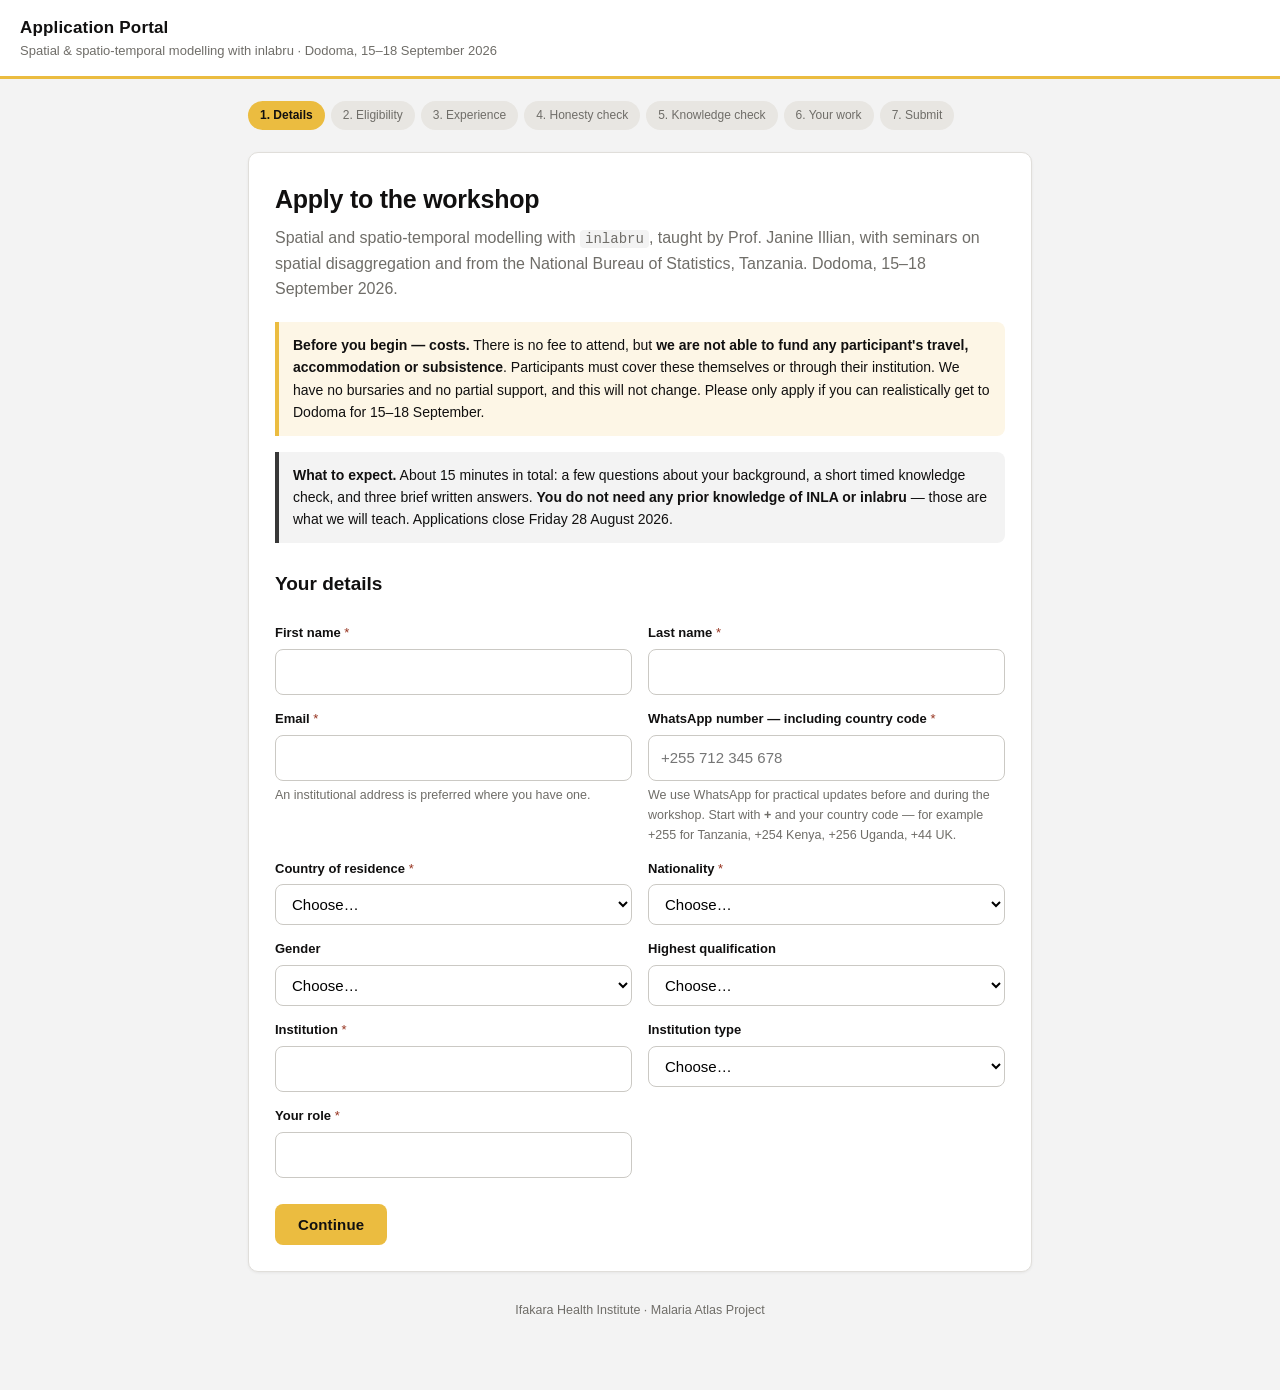
<file: Apply — Application Portal.html>
<!DOCTYPE html>
<!-- saved from url=(0172)file:///C:/Users/samzy/AppData/Local/Packages/5319275A.51895FA4EA97F_cv1g1gvanyjgm/LocalState/sessions/9C9597C2792FA867A6AE18FA9551A8BC751292B4/transfers/2026-33/apply.html -->
<html lang="en"><head><meta http-equiv="Content-Type" content="text/html; charset=UTF-8">

<meta name="viewport" content="width=device-width, initial-scale=1">
<title>Apply — Application Portal</title>
<link rel="preconnect" href="https://fonts.googleapis.com/">
<link rel="preconnect" href="https://fonts.gstatic.com/" crossorigin="">
<link href="./Apply — Application Portal_files/css2" rel="stylesheet">
<style>
/* Malaria Atlas Project style tile
   Primary palette: #EBBC40 gold · #111010 black · #383838 charcoal
                    #9E9C97 warm grey · #F3F3F3 light grey
   Heading font: Lato · Body font: Nunito Sans
   Note: #9E9C97 fails contrast for body text, so it is used only for rules, borders
   and dividers; muted text uses a darker tint of the same warm hue. Semantic
   green/amber/red are outside the tile but required for correct/incorrect states. */
:root{
  --gold:#EBBC40; --gold-dk:#c99c26; --gold-tint:#fdf6e6;
  --black:#111010; --charcoal:#383838; --warm:#9E9C97; --light:#F3F3F3;
  --navy:#111010; --navy2:#383838;            /* legacy names kept for brevity */
  --ink:#111010; --grey:#6f6d68;
  --line:#e0deda; --bg:#F3F3F3;
  --ok:#2f6b3f; --warn:#9a6b12; --bad:#96331f;
  --head:"Lato",-apple-system,BlinkMacSystemFont,"Segoe UI",Arial,sans-serif;
  --body:"Nunito Sans",-apple-system,BlinkMacSystemFont,"Segoe UI",Arial,sans-serif;
  --radius:10px;
}
*{box-sizing:border-box}
body{margin:0;font:16px/1.6 var(--body);color:var(--ink);background:var(--bg)}
header{background:#fff;border-bottom:3px solid var(--gold);padding:14px 20px;
  display:flex;align-items:center;gap:14px;position:sticky;top:0;z-index:10}
header .brand{font-family:var(--head);font-weight:700;color:var(--black);font-size:17px;
  letter-spacing:.01em}
header .sub{color:var(--grey);font-size:13px}
.wrap{max-width:820px;margin:0 auto;padding:22px 18px 70px}
.card{background:#fff;border:1px solid var(--line);border-radius:var(--radius);
  padding:26px;box-shadow:0 1px 3px rgba(17,16,16,.06)}
h1{font-family:var(--head);font-size:25px;margin:0 0 6px;color:var(--black);letter-spacing:-.01em}
h2{font-family:var(--head);font-size:19px;margin:26px 0 10px;color:var(--black)}
p.lead{color:var(--grey);margin:0 0 20px}
.steps{display:flex;gap:6px;flex-wrap:wrap;margin:0 0 22px;padding:0;list-style:none}
.steps li{font-size:12px;color:var(--grey);background:#e8e6e2;border-radius:20px;
  padding:5px 12px;white-space:nowrap}
.steps li.on{background:var(--gold);color:var(--black);font-weight:700}
.steps li.done{background:var(--charcoal);color:#fff}
label{display:block;font-family:var(--head);font-size:13px;font-weight:700;margin:14px 0 5px}
label .req{color:var(--bad);font-weight:400}
input[type=text],input[type=email],input[type=tel],select,textarea{
  width:100%;padding:10px 12px;border:1px solid #cbc9c4;border-radius:8px;
  font:inherit;font-size:15px;background:#fff}
input:focus,select:focus,textarea:focus{outline:none;border-color:var(--gold);
  box-shadow:0 0 0 3px rgba(235,188,64,.28)}
textarea{min-height:92px;resize:vertical}
.hint{font-size:12.5px;color:var(--grey);margin:4px 0 0}
.grid2{display:grid;grid-template-columns:1fr 1fr;gap:0 16px}
@media(max-width:620px){.grid2{grid-template-columns:1fr}}
button{font-family:var(--head);font-weight:700;cursor:pointer;border-radius:8px;
  border:1px solid transparent;padding:11px 22px;font-size:15px;letter-spacing:.01em}
.btn{background:var(--gold);color:var(--black)}
.btn:hover{background:var(--gold-dk)}
.btn[disabled]{background:#ded9cd;color:#8a8781;cursor:not-allowed}
.btn-ghost{background:#fff;color:var(--black);border-color:#cbc9c4}
.btn-ghost:hover{background:var(--light)}
.actions{margin-top:26px;display:flex;gap:10px;align-items:center;flex-wrap:wrap}
.note{background:var(--light);border-left:4px solid var(--charcoal);padding:12px 14px;
  border-radius:0 8px 8px 0;font-size:14px;margin:16px 0}
.warnbox{background:var(--gold-tint);border-left:4px solid var(--gold);padding:12px 14px;
  border-radius:0 8px 8px 0;font-size:14px;margin:16px 0}
.err{color:var(--bad);font-size:13.5px;margin-top:12px;font-weight:600}
ul.tight{margin:8px 0 0;padding-left:20px;font-size:14.5px}
ul.tight li{margin:5px 0}
/* quiz */
.qmeta{display:flex;justify-content:space-between;align-items:center;font-size:13px;
  color:var(--grey);margin-bottom:8px}
.bar{height:6px;background:#e0deda;border-radius:4px;overflow:hidden;margin-bottom:22px}
.bar>i{display:block;height:100%;background:var(--gold);width:100%;
  transition:width .95s linear}
.bar.low>i{background:var(--gold-dk)}
.bar.crit>i{background:var(--bad)}
.qstem{font-family:var(--head);font-size:17.5px;font-weight:700;margin:0 0 14px;line-height:1.45}
pre.code{background:var(--light);border:1px solid var(--line);border-left:3px solid var(--gold);
  border-radius:8px;padding:12px 14px;
  font:14px/1.5 ui-monospace,Consolas,Menlo,monospace;overflow-x:auto;margin:0 0 16px}
.opt{display:block;border:1px solid #cbc9c4;border-radius:8px;padding:12px 14px;
  margin-bottom:9px;cursor:pointer;background:#fff;font-size:15px;transition:.12s}
.opt:hover{border-color:var(--gold);background:#fffdf7}
.opt input{margin-right:10px;accent-color:var(--charcoal)}
.opt.sel{border-color:var(--gold);background:var(--gold-tint);
  box-shadow:0 0 0 1px var(--gold) inset}
/* grid table */
table.claim{width:100%;border-collapse:collapse;font-size:14.5px;margin-top:10px}
table.claim th{background:var(--black);color:#fff;font-family:var(--head);font-weight:700;
  padding:9px 8px;font-size:12.5px;text-align:center}
table.claim th:first-child{text-align:left}
table.claim td{border-bottom:1px solid var(--line);padding:8px;text-align:center}
table.claim td:first-child{text-align:left;font-family:ui-monospace,Consolas,monospace;font-size:14px}
table.claim tr:nth-child(even) td{background:var(--light)}
table.claim input{accent-color:var(--charcoal)}
.done-box{text-align:center;padding:20px 0}
.big{font-family:var(--head);font-size:44px;font-weight:700;color:var(--black);margin:10px 0}
code.inline{font-family:ui-monospace,Consolas,monospace;background:var(--light);
  padding:1px 5px;border-radius:4px;font-size:14px}
.foot{margin-top:28px;font-size:12.5px;color:var(--grey);text-align:center}
</style>
</head>
<body>
<header>
  <div>
    <div class="brand">Application Portal</div>
    <div class="sub">Spatial &amp; spatio-temporal modelling with inlabru · Dodoma, 15–18 September 2026</div>
  </div>
</header>

<div class="wrap">
  <ul class="steps" id="steps"><li class="on">1. Details</li><li class="">2. Eligibility</li><li class="">3. Experience</li><li class="">4. Honesty check</li><li class="">5. Knowledge check</li><li class="">6. Your work</li><li class="">7. Submit</li></ul>
  <div class="card" id="stage">
  <h1>Apply to the workshop</h1>
  <p class="lead">Spatial and spatio-temporal modelling with <code class="inline">inlabru</code>,
  taught by Prof. Janine Illian, with seminars on spatial disaggregation and from the
  National Bureau of Statistics, Tanzania. Dodoma, 15–18 September 2026.</p>

  <div class="warnbox"><strong>Before you begin — costs.</strong> There is no fee to attend,
  but <strong>we are not able to fund any participant's travel, accommodation or subsistence</strong>.
  Participants must cover these themselves or through their institution. We have no bursaries
  and no partial support, and this will not change. Please only apply if you can realistically
  get to Dodoma for 15–18 September.</div>

  <div class="note"><strong>What to expect.</strong> About 15 minutes in total: a few
  questions about your background, a short timed knowledge check, and three brief written
  answers. <strong>You do not need any prior knowledge of INLA or inlabru</strong> — those are
  what we will teach. Applications close Friday 28 August 2026.</div>

  <h2>Your details</h2>
  <div class="grid2">
    <div><label>First name <span class="req">*</span></label><input type="text" id="d_first"></div>
    <div><label>Last name <span class="req">*</span></label><input type="text" id="d_last"></div>
    <div><label>Email <span class="req">*</span></label><input type="email" id="d_email">
      <p class="hint">An institutional address is preferred where you have one.</p></div>
    <div><label>WhatsApp number — including country code <span class="req">*</span></label>
      <input type="tel" id="d_phone" placeholder="+255 712 345 678">
      <p class="hint">We use WhatsApp for practical updates before and during the workshop.
      Start with <strong>+</strong> and your country code — for example +255 for Tanzania,
      +254 Kenya, +256 Uganda, +44 UK.</p></div>
    <div><label>Country of residence <span class="req">*</span></label>
      <select id="d_country"><option value="">Choose…</option><optgroup label="Tanzania and the region"><option value="Tanzania">Tanzania</option><option value="Kenya">Kenya</option><option value="Uganda">Uganda</option><option value="Rwanda">Rwanda</option><option value="Burundi">Burundi</option><option value="Zambia">Zambia</option><option value="Malawi">Malawi</option><option value="Mozambique">Mozambique</option><option value="Democratic Republic of the Congo">Democratic Republic of the Congo</option><option value="Ethiopia">Ethiopia</option><option value="South Sudan">South Sudan</option><option value="Somalia">Somalia</option></optgroup><optgroup label="All countries"><option value="Afghanistan">Afghanistan</option><option value="Albania">Albania</option><option value="Algeria">Algeria</option><option value="Andorra">Andorra</option><option value="Angola">Angola</option><option value="Antigua and Barbuda">Antigua and Barbuda</option><option value="Argentina">Argentina</option><option value="Armenia">Armenia</option><option value="Australia">Australia</option><option value="Austria">Austria</option><option value="Azerbaijan">Azerbaijan</option><option value="Bahamas">Bahamas</option><option value="Bahrain">Bahrain</option><option value="Bangladesh">Bangladesh</option><option value="Barbados">Barbados</option><option value="Belarus">Belarus</option><option value="Belgium">Belgium</option><option value="Belize">Belize</option><option value="Benin">Benin</option><option value="Bhutan">Bhutan</option><option value="Bolivia">Bolivia</option><option value="Bosnia and Herzegovina">Bosnia and Herzegovina</option><option value="Botswana">Botswana</option><option value="Brazil">Brazil</option><option value="Brunei">Brunei</option><option value="Bulgaria">Bulgaria</option><option value="Burkina Faso">Burkina Faso</option><option value="Burundi">Burundi</option><option value="Cabo Verde">Cabo Verde</option><option value="Cambodia">Cambodia</option><option value="Cameroon">Cameroon</option><option value="Canada">Canada</option><option value="Central African Republic">Central African Republic</option><option value="Chad">Chad</option><option value="Chile">Chile</option><option value="China">China</option><option value="Colombia">Colombia</option><option value="Comoros">Comoros</option><option value="Congo (Republic of)">Congo (Republic of)</option><option value="Costa Rica">Costa Rica</option><option value="Côte d&#39;Ivoire">Côte d'Ivoire</option><option value="Croatia">Croatia</option><option value="Cuba">Cuba</option><option value="Cyprus">Cyprus</option><option value="Czechia">Czechia</option><option value="Democratic Republic of the Congo">Democratic Republic of the Congo</option><option value="Denmark">Denmark</option><option value="Djibouti">Djibouti</option><option value="Dominica">Dominica</option><option value="Dominican Republic">Dominican Republic</option><option value="Ecuador">Ecuador</option><option value="Egypt">Egypt</option><option value="El Salvador">El Salvador</option><option value="Equatorial Guinea">Equatorial Guinea</option><option value="Eritrea">Eritrea</option><option value="Estonia">Estonia</option><option value="Eswatini">Eswatini</option><option value="Ethiopia">Ethiopia</option><option value="Fiji">Fiji</option><option value="Finland">Finland</option><option value="France">France</option><option value="Gabon">Gabon</option><option value="Gambia">Gambia</option><option value="Georgia">Georgia</option><option value="Germany">Germany</option><option value="Ghana">Ghana</option><option value="Greece">Greece</option><option value="Grenada">Grenada</option><option value="Guatemala">Guatemala</option><option value="Guinea">Guinea</option><option value="Guinea-Bissau">Guinea-Bissau</option><option value="Guyana">Guyana</option><option value="Haiti">Haiti</option><option value="Honduras">Honduras</option><option value="Hungary">Hungary</option><option value="Iceland">Iceland</option><option value="India">India</option><option value="Indonesia">Indonesia</option><option value="Iran">Iran</option><option value="Iraq">Iraq</option><option value="Ireland">Ireland</option><option value="Israel">Israel</option><option value="Italy">Italy</option><option value="Jamaica">Jamaica</option><option value="Japan">Japan</option><option value="Jordan">Jordan</option><option value="Kazakhstan">Kazakhstan</option><option value="Kenya">Kenya</option><option value="Kiribati">Kiribati</option><option value="Kuwait">Kuwait</option><option value="Kyrgyzstan">Kyrgyzstan</option><option value="Laos">Laos</option><option value="Latvia">Latvia</option><option value="Lebanon">Lebanon</option><option value="Lesotho">Lesotho</option><option value="Liberia">Liberia</option><option value="Libya">Libya</option><option value="Liechtenstein">Liechtenstein</option><option value="Lithuania">Lithuania</option><option value="Luxembourg">Luxembourg</option><option value="Madagascar">Madagascar</option><option value="Malawi">Malawi</option><option value="Malaysia">Malaysia</option><option value="Maldives">Maldives</option><option value="Mali">Mali</option><option value="Malta">Malta</option><option value="Marshall Islands">Marshall Islands</option><option value="Mauritania">Mauritania</option><option value="Mauritius">Mauritius</option><option value="Mexico">Mexico</option><option value="Micronesia">Micronesia</option><option value="Moldova">Moldova</option><option value="Monaco">Monaco</option><option value="Mongolia">Mongolia</option><option value="Montenegro">Montenegro</option><option value="Morocco">Morocco</option><option value="Mozambique">Mozambique</option><option value="Myanmar">Myanmar</option><option value="Namibia">Namibia</option><option value="Nauru">Nauru</option><option value="Nepal">Nepal</option><option value="Netherlands">Netherlands</option><option value="New Zealand">New Zealand</option><option value="Nicaragua">Nicaragua</option><option value="Niger">Niger</option><option value="Nigeria">Nigeria</option><option value="North Korea">North Korea</option><option value="North Macedonia">North Macedonia</option><option value="Norway">Norway</option><option value="Oman">Oman</option><option value="Pakistan">Pakistan</option><option value="Palau">Palau</option><option value="Palestine">Palestine</option><option value="Panama">Panama</option><option value="Papua New Guinea">Papua New Guinea</option><option value="Paraguay">Paraguay</option><option value="Peru">Peru</option><option value="Philippines">Philippines</option><option value="Poland">Poland</option><option value="Portugal">Portugal</option><option value="Qatar">Qatar</option><option value="Romania">Romania</option><option value="Russia">Russia</option><option value="Rwanda">Rwanda</option><option value="Saint Kitts and Nevis">Saint Kitts and Nevis</option><option value="Saint Lucia">Saint Lucia</option><option value="Saint Vincent and the Grenadines">Saint Vincent and the Grenadines</option><option value="Samoa">Samoa</option><option value="San Marino">San Marino</option><option value="São Tomé and Príncipe">São Tomé and Príncipe</option><option value="Saudi Arabia">Saudi Arabia</option><option value="Senegal">Senegal</option><option value="Serbia">Serbia</option><option value="Seychelles">Seychelles</option><option value="Sierra Leone">Sierra Leone</option><option value="Singapore">Singapore</option><option value="Slovakia">Slovakia</option><option value="Slovenia">Slovenia</option><option value="Solomon Islands">Solomon Islands</option><option value="Somalia">Somalia</option><option value="South Africa">South Africa</option><option value="South Korea">South Korea</option><option value="South Sudan">South Sudan</option><option value="Spain">Spain</option><option value="Sri Lanka">Sri Lanka</option><option value="Sudan">Sudan</option><option value="Suriname">Suriname</option><option value="Sweden">Sweden</option><option value="Switzerland">Switzerland</option><option value="Syria">Syria</option><option value="Tajikistan">Tajikistan</option><option value="Tanzania">Tanzania</option><option value="Thailand">Thailand</option><option value="Timor-Leste">Timor-Leste</option><option value="Togo">Togo</option><option value="Tonga">Tonga</option><option value="Trinidad and Tobago">Trinidad and Tobago</option><option value="Tunisia">Tunisia</option><option value="Türkiye">Türkiye</option><option value="Turkmenistan">Turkmenistan</option><option value="Tuvalu">Tuvalu</option><option value="Uganda">Uganda</option><option value="Ukraine">Ukraine</option><option value="United Arab Emirates">United Arab Emirates</option><option value="United Kingdom">United Kingdom</option><option value="United States of America">United States of America</option><option value="Uruguay">Uruguay</option><option value="Uzbekistan">Uzbekistan</option><option value="Vanuatu">Vanuatu</option><option value="Vatican City">Vatican City</option><option value="Venezuela">Venezuela</option><option value="Vietnam">Vietnam</option><option value="Yemen">Yemen</option><option value="Zambia">Zambia</option><option value="Zimbabwe">Zimbabwe</option></optgroup></select></div>
    <div><label>Nationality <span class="req">*</span></label>
      <select id="d_nat"><option value="">Choose…</option><optgroup label="Tanzania and the region"><option value="Tanzania">Tanzania</option><option value="Kenya">Kenya</option><option value="Uganda">Uganda</option><option value="Rwanda">Rwanda</option><option value="Burundi">Burundi</option><option value="Zambia">Zambia</option><option value="Malawi">Malawi</option><option value="Mozambique">Mozambique</option><option value="Democratic Republic of the Congo">Democratic Republic of the Congo</option><option value="Ethiopia">Ethiopia</option><option value="South Sudan">South Sudan</option><option value="Somalia">Somalia</option></optgroup><optgroup label="All countries"><option value="Afghanistan">Afghanistan</option><option value="Albania">Albania</option><option value="Algeria">Algeria</option><option value="Andorra">Andorra</option><option value="Angola">Angola</option><option value="Antigua and Barbuda">Antigua and Barbuda</option><option value="Argentina">Argentina</option><option value="Armenia">Armenia</option><option value="Australia">Australia</option><option value="Austria">Austria</option><option value="Azerbaijan">Azerbaijan</option><option value="Bahamas">Bahamas</option><option value="Bahrain">Bahrain</option><option value="Bangladesh">Bangladesh</option><option value="Barbados">Barbados</option><option value="Belarus">Belarus</option><option value="Belgium">Belgium</option><option value="Belize">Belize</option><option value="Benin">Benin</option><option value="Bhutan">Bhutan</option><option value="Bolivia">Bolivia</option><option value="Bosnia and Herzegovina">Bosnia and Herzegovina</option><option value="Botswana">Botswana</option><option value="Brazil">Brazil</option><option value="Brunei">Brunei</option><option value="Bulgaria">Bulgaria</option><option value="Burkina Faso">Burkina Faso</option><option value="Burundi">Burundi</option><option value="Cabo Verde">Cabo Verde</option><option value="Cambodia">Cambodia</option><option value="Cameroon">Cameroon</option><option value="Canada">Canada</option><option value="Central African Republic">Central African Republic</option><option value="Chad">Chad</option><option value="Chile">Chile</option><option value="China">China</option><option value="Colombia">Colombia</option><option value="Comoros">Comoros</option><option value="Congo (Republic of)">Congo (Republic of)</option><option value="Costa Rica">Costa Rica</option><option value="Côte d&#39;Ivoire">Côte d'Ivoire</option><option value="Croatia">Croatia</option><option value="Cuba">Cuba</option><option value="Cyprus">Cyprus</option><option value="Czechia">Czechia</option><option value="Democratic Republic of the Congo">Democratic Republic of the Congo</option><option value="Denmark">Denmark</option><option value="Djibouti">Djibouti</option><option value="Dominica">Dominica</option><option value="Dominican Republic">Dominican Republic</option><option value="Ecuador">Ecuador</option><option value="Egypt">Egypt</option><option value="El Salvador">El Salvador</option><option value="Equatorial Guinea">Equatorial Guinea</option><option value="Eritrea">Eritrea</option><option value="Estonia">Estonia</option><option value="Eswatini">Eswatini</option><option value="Ethiopia">Ethiopia</option><option value="Fiji">Fiji</option><option value="Finland">Finland</option><option value="France">France</option><option value="Gabon">Gabon</option><option value="Gambia">Gambia</option><option value="Georgia">Georgia</option><option value="Germany">Germany</option><option value="Ghana">Ghana</option><option value="Greece">Greece</option><option value="Grenada">Grenada</option><option value="Guatemala">Guatemala</option><option value="Guinea">Guinea</option><option value="Guinea-Bissau">Guinea-Bissau</option><option value="Guyana">Guyana</option><option value="Haiti">Haiti</option><option value="Honduras">Honduras</option><option value="Hungary">Hungary</option><option value="Iceland">Iceland</option><option value="India">India</option><option value="Indonesia">Indonesia</option><option value="Iran">Iran</option><option value="Iraq">Iraq</option><option value="Ireland">Ireland</option><option value="Israel">Israel</option><option value="Italy">Italy</option><option value="Jamaica">Jamaica</option><option value="Japan">Japan</option><option value="Jordan">Jordan</option><option value="Kazakhstan">Kazakhstan</option><option value="Kenya">Kenya</option><option value="Kiribati">Kiribati</option><option value="Kuwait">Kuwait</option><option value="Kyrgyzstan">Kyrgyzstan</option><option value="Laos">Laos</option><option value="Latvia">Latvia</option><option value="Lebanon">Lebanon</option><option value="Lesotho">Lesotho</option><option value="Liberia">Liberia</option><option value="Libya">Libya</option><option value="Liechtenstein">Liechtenstein</option><option value="Lithuania">Lithuania</option><option value="Luxembourg">Luxembourg</option><option value="Madagascar">Madagascar</option><option value="Malawi">Malawi</option><option value="Malaysia">Malaysia</option><option value="Maldives">Maldives</option><option value="Mali">Mali</option><option value="Malta">Malta</option><option value="Marshall Islands">Marshall Islands</option><option value="Mauritania">Mauritania</option><option value="Mauritius">Mauritius</option><option value="Mexico">Mexico</option><option value="Micronesia">Micronesia</option><option value="Moldova">Moldova</option><option value="Monaco">Monaco</option><option value="Mongolia">Mongolia</option><option value="Montenegro">Montenegro</option><option value="Morocco">Morocco</option><option value="Mozambique">Mozambique</option><option value="Myanmar">Myanmar</option><option value="Namibia">Namibia</option><option value="Nauru">Nauru</option><option value="Nepal">Nepal</option><option value="Netherlands">Netherlands</option><option value="New Zealand">New Zealand</option><option value="Nicaragua">Nicaragua</option><option value="Niger">Niger</option><option value="Nigeria">Nigeria</option><option value="North Korea">North Korea</option><option value="North Macedonia">North Macedonia</option><option value="Norway">Norway</option><option value="Oman">Oman</option><option value="Pakistan">Pakistan</option><option value="Palau">Palau</option><option value="Palestine">Palestine</option><option value="Panama">Panama</option><option value="Papua New Guinea">Papua New Guinea</option><option value="Paraguay">Paraguay</option><option value="Peru">Peru</option><option value="Philippines">Philippines</option><option value="Poland">Poland</option><option value="Portugal">Portugal</option><option value="Qatar">Qatar</option><option value="Romania">Romania</option><option value="Russia">Russia</option><option value="Rwanda">Rwanda</option><option value="Saint Kitts and Nevis">Saint Kitts and Nevis</option><option value="Saint Lucia">Saint Lucia</option><option value="Saint Vincent and the Grenadines">Saint Vincent and the Grenadines</option><option value="Samoa">Samoa</option><option value="San Marino">San Marino</option><option value="São Tomé and Príncipe">São Tomé and Príncipe</option><option value="Saudi Arabia">Saudi Arabia</option><option value="Senegal">Senegal</option><option value="Serbia">Serbia</option><option value="Seychelles">Seychelles</option><option value="Sierra Leone">Sierra Leone</option><option value="Singapore">Singapore</option><option value="Slovakia">Slovakia</option><option value="Slovenia">Slovenia</option><option value="Solomon Islands">Solomon Islands</option><option value="Somalia">Somalia</option><option value="South Africa">South Africa</option><option value="South Korea">South Korea</option><option value="South Sudan">South Sudan</option><option value="Spain">Spain</option><option value="Sri Lanka">Sri Lanka</option><option value="Sudan">Sudan</option><option value="Suriname">Suriname</option><option value="Sweden">Sweden</option><option value="Switzerland">Switzerland</option><option value="Syria">Syria</option><option value="Tajikistan">Tajikistan</option><option value="Tanzania">Tanzania</option><option value="Thailand">Thailand</option><option value="Timor-Leste">Timor-Leste</option><option value="Togo">Togo</option><option value="Tonga">Tonga</option><option value="Trinidad and Tobago">Trinidad and Tobago</option><option value="Tunisia">Tunisia</option><option value="Türkiye">Türkiye</option><option value="Turkmenistan">Turkmenistan</option><option value="Tuvalu">Tuvalu</option><option value="Uganda">Uganda</option><option value="Ukraine">Ukraine</option><option value="United Arab Emirates">United Arab Emirates</option><option value="United Kingdom">United Kingdom</option><option value="United States of America">United States of America</option><option value="Uruguay">Uruguay</option><option value="Uzbekistan">Uzbekistan</option><option value="Vanuatu">Vanuatu</option><option value="Vatican City">Vatican City</option><option value="Venezuela">Venezuela</option><option value="Vietnam">Vietnam</option><option value="Yemen">Yemen</option><option value="Zambia">Zambia</option><option value="Zimbabwe">Zimbabwe</option></optgroup></select></div>
    <div><label>Gender</label><select id="d_gender">
      <option value="">Choose…</option><option>Female</option><option>Male</option>
      <option>Non-binary</option><option>Prefer not to say</option></select></div>
    <div><label>Highest qualification</label><select id="d_edu">
      <option value="">Choose…</option><option>BSc</option><option>MSc</option>
      <option>PhD</option><option>Other</option></select></div>
    <div><label>Institution <span class="req">*</span></label><input type="text" id="d_inst"></div>
    <div><label>Institution type</label><select id="d_itype">
      <option value="">Choose…</option><option>University / research institute</option>
      <option>Government / national statistics</option><option>NGO</option>
      <option>Private sector</option><option>Other</option></select></div>
    <div><label>Your role <span class="req">*</span></label><input type="text" id="d_role"></div>
  </div>
  <div id="e0" class="err" style="display:none"></div>
  <div class="actions"><button class="btn" id="go0">Continue</button></div></div>
  <div class="foot">Ifakara Health Institute · Malaria Atlas Project</div>
</div>

<script>
/* ============================================================================
   CONFIGURATION — edit these three things and nothing else
   ========================================================================= */
const CONFIG = {
  // Where completed applications are POSTed as JSON.
  // Leave empty ("") and every applicant downloads a .json file to email you.
  // Works with Formspree, Basin, a Google Apps Script web app, or your own API.
  SUBMIT_ENDPOINT: "",

  CONTACT_EMAIL: "cmyalla@ihi.or.tz",
  DEADLINE: "Friday 28 August 2026",

  // No participant funding is available. With FUNDING_GATE true, an applicant who says they
  // cannot attend without support is told so immediately rather than completing a 15-minute
  // application we could not honour. Set to false to let them apply anyway, flagged
  // UNFUNDED in the panel, if you would rather make that call yourself case by case.
  FUNDING_GATE: true,

  // Number of questions drawn per category. Total must stay reasonable (~14).
  QUOTA: { R:3, SPATIAL:5, STATS:3, BAYES:2, HEALTH:1 }
};

/* ============================================================================
   QUESTION BANK
   Each applicant receives a random draw from this bank with options shuffled,
   so answers cannot circulate between applicants from the same institution.
   `secs` is tuned to reading load: short recall 35s, scenario + reasoning 45–50s.
   To add a question, copy any object below. `ans` is the index of the correct
   option AS WRITTEN here — shuffling is handled automatically.
   ========================================================================= */
const BANK = [
/* ---- R ------------------------------------------------------------------ */
{id:"r1",cat:"R",secs:35,
 stem:"What does this return?",
 code:"x <- c(2, 4, 6, NA)\nmean(x) > 4",
 opts:["TRUE","FALSE","NA","Error"],ans:2},

{id:"r2",cat:"R",secs:40,
 stem:"A data frame d has 100 rows and two columns: district (10 unique values) and cases. How many rows does the result have?",
 code:"d %>% group_by(district) %>% mutate(total = sum(cases))",
 opts:["10","100","1","110"],ans:1},

{id:"r3",cat:"R",secs:40,
 stem:"A data frame v has one row per village. What does this return?",
 code:"nrow(v[v$region == \"Dodoma\" & v$cases > 0, ])",
 opts:["The number of Dodoma villages with at least one case",
       "The number of villages in Dodoma",
       "The total cases in Dodoma",
       "All villages with cases, in any region"],ans:0},

{id:"r4",cat:"R",secs:40,
 stem:"A column was read in from CSV and contains \"1,240\" for one district. What happens?",
 code:"class(d$cases)\n# [1] \"character\"\nsum(d$cases)",
 opts:["Returns the total, ignoring the comma",
       "Returns an error, because the column is not numeric",
       "Returns NA",
       "Returns the values pasted together as text"],ans:1},

{id:"r5",cat:"R",secs:45,
 stem:"Table a has 200 rows, one per household. Table b has 240 rows, with some households appearing twice. How many rows will the join return?",
 code:"left_join(a, b, by = \"household_id\")",
 opts:["200","240","More than 200, because duplicated matches expand rows",
       "440"],ans:2},

/* ---- SPATIAL ------------------------------------------------------------ */
{id:"s1",cat:"SPATIAL",secs:45,
 stem:"Your survey points are stored in EPSG:4326 (longitude / latitude). You run st_buffer(points, 5) intending a 5 km buffer. What do you actually get?",
 opts:["A 5 km buffer as intended","A 5 metre buffer","A buffer of 5 degrees",
       "An error, because buffering needs a projected CRS"],ans:2},

{id:"s2",cat:"SPATIAL",secs:45,
 stem:"You overlay survey points on a district boundary layer. The points plot correctly; the boundaries appear thousands of kilometres away. Both layers have a CRS assigned. Most likely explanation?",
 opts:["The boundary file is corrupted",
       "The points have too few decimal places",
       "The layers must be merged into one object before plotting",
       "The two CRSs differ, so the coordinates refer to different systems"],ans:3},

{id:"s3",cat:"SPATIAL",secs:40,
 stem:"You extract elevation values from a raster to 500 survey points and get NA for about a third of them. Most likely cause?",
 opts:["The raster resolution is too coarse",
       "The points and raster are in different CRSs, or some points fall outside the raster extent",
       "There are too many points to extract at once",
       "Elevation values below sea level return NA"],ans:1},

{id:"s4",cat:"SPATIAL",secs:40,
 stem:"You have prevalence measured at 60 survey clusters and want a continuous prevalence surface for the whole country. What is the core statistical challenge?",
 opts:["Converting the 60 points into a shapefile",
       "That 60 points is too few to calculate a national mean",
       "Predicting at unobserved locations by borrowing strength from nearby observations",
       "Ensuring all points use WGS84"],ans:2},

{id:"s5",cat:"SPATIAL",secs:50,
 stem:"The same household survey is aggregated two ways. At ward level the association between poverty and disease looks strong; at district level it looks weak. Which statement is correct?",
 opts:["The district result is more reliable, because larger units average out noise",
       "The ward result is more reliable, because there are more units",
       "The difference means there is an error in the data",
       "The strength of association depends on the units used, so conclusions must state the spatial scale"],ans:3},

{id:"s6",cat:"SPATIAL",secs:45,
 stem:"You fit a standard GLM with no spatial term. The residuals turn out to be strongly clustered in space. What is the most important consequence?",
 opts:["The coefficient estimates are biased upward",
       "The model cannot generate predictions",
       "Standard errors are too small, so effects look more significant than they are",
       "The R-squared value is invalid"],ans:2},

{id:"s7",cat:"SPATIAL",secs:45,
 stem:"You have 3,000 survey points and 184 district polygons, and need a count of points falling inside each district. Both layers share a CRS. What is the operation you need?",
 opts:["A spatial join, testing which polygon contains each point",
       "Merging the two tables on a shared ID column",
       "Rasterising both layers to a common grid first",
       "Computing the distance from each point to each district centroid"],ans:0},

/* ---- STATS -------------------------------------------------------------- */
{id:"t1",cat:"STATS",secs:40,
 stem:"You have repeated observations from 30 villages. You include village as a random effect rather than a fixed effect mainly because:",
 opts:["It is faster to compute",
       "It accounts for correlation within villages and shares information across them",
       "Random effects always fit the data better",
       "Fixed effects cannot be used with categorical variables"],ans:1},

{id:"t2",cat:"STATS",secs:40,
 stem:"You compare two models and obtain DIC values of 148.2 and 147.9. What should you conclude?",
 opts:["The second model is clearly better",
       "The first is better, because higher DIC means more explained variation",
       "DIC cannot be used to compare these models",
       "The difference is too small to prefer either; decide on other grounds"],ans:3},

{id:"t3",cat:"STATS",secs:50,
 stem:"You model counts of reported cases across 184 districts, whose populations range from 12,000 to 4.1 million. You fit a Poisson model with a log link using raw case counts as the response and no other adjustment. What is the main problem?",
 opts:["Nothing — Poisson with a log link is correct for count data",
       "A Gaussian model should be used because the counts are large",
       "Without an offset for population at risk, the model largely reproduces population size rather than disease risk",
       "The log link should be replaced with an identity link"],ans:2},

{id:"t4",cat:"STATS",secs:45,
 stem:"Case counts across districts have a mean of 47 and a variance of 890. You fit a standard Poisson GLM. What should you expect?",
 opts:["A good fit, since Poisson is designed for counts",
       "Standard errors that are too small, making covariates look more significant than they are",
       "Coefficient estimates biased toward zero",
       "The model will fail to converge"],ans:1},

{id:"t5",cat:"STATS",secs:45,
 stem:"A model is fitted on survey data collected in 2018–2022 and used to predict prevalence for 2027. What is the main caution?",
 opts:["Predictions extrapolate beyond the observed period, so uncertainty is understated",
       "The model cannot produce predictions for future dates",
       "Prevalence must first be converted to counts",
       "Nothing, provided the model fitted well"],ans:0},

/* ---- BAYES -------------------------------------------------------------- */
{id:"b1",cat:"BAYES",secs:45,
 stem:"You have only 12 observations and use a strongly informative prior. Compared with using a vague prior, the posterior will be:",
 opts:["Identical, because the data always dominates",
       "Pulled toward the prior, but wider",
       "Unaffected, because priors only matter for large samples",
       "Pulled toward the prior, and narrower"],ans:3},

{id:"b2",cat:"BAYES",secs:50,
 stem:"A model gives a 95% credible interval for prevalence of [0.12, 0.18]. Which interpretation is correct?",
 opts:["If we repeated the survey many times, 95% of such intervals would contain the true value",
       "Given the model and data, there is a 95% probability the true prevalence lies in this range",
       "95% of the surveyed individuals have prevalence values in this range",
       "The estimate is correct 95% of the time"],ans:1},

{id:"b3",cat:"BAYES",secs:40,
 stem:"You keep the same prior but increase the sample size from 100 to 10,000 observations. The influence of the prior on the posterior will:",
 opts:["Increase, because there is more information to weight",
       "Stay the same, because the prior is fixed",
       "Decrease, because the likelihood increasingly dominates",
       "Become impossible to determine"],ans:2},

{id:"b4",cat:"BAYES",secs:45,
 stem:"For the same fitted model, you compute a 95% interval for the mean prevalence at a location, and a 95% interval for a new observation at that location. How do they compare?",
 opts:["They are identical",
       "The interval for a new observation is wider, because it adds observation-level variability",
       "The interval for the mean is wider, because it averages more values",
       "Neither can be computed without refitting"],ans:1},

/* ---- HEALTH ------------------------------------------------------------- */
{id:"h1",cat:"HEALTH",secs:45,
 stem:"A national dataset records malaria cases diagnosed at health facilities. If you map raw case counts by location, what will the map mostly show?",
 opts:["The true geographic distribution of disease burden",
       "Population density alone",
       "Where people access health facilities, rather than where infection occurs",
       "Seasonal variation in transmission"],ans:2},

{id:"h2",cat:"HEALTH",secs:45,
 stem:"District A tests 200 people and finds 60 positive. District B tests 4,000 and finds 800 positive. A colleague concludes District A has the higher burden of disease. What is the problem?",
 opts:["Test positivity depends on who gets tested, so it is not a measure of population burden",
       "District B has more cases, so it clearly has higher burden",
       "The percentages should be compared, not the counts",
       "Nothing — 30% is higher than 20%"],ans:0},

{id:"h3",cat:"HEALTH",secs:40,
 stem:"You aggregate a fine-scale prevalence surface to district averages for a national report. What is mainly lost?",
 opts:["Nothing, provided the averages are population-weighted",
       "The coordinate reference system",
       "Localised hotspots, which are averaged away within districts",
       "The ability to compute uncertainty"],ans:2}
];

/* ============================================================================
   COUNTRY LIST — dropdowns rather than free text, so "Tanzania", "tanzania" and
   "United Republic of Tanzania" cannot all appear in the same export. The panel
   matches Tanzania-based applicants on an exact string, so this also makes the
   diversity floors reliable.
   ========================================================================= */
const NEARBY = ["Tanzania","Kenya","Uganda","Rwanda","Burundi","Zambia","Malawi",
  "Mozambique","Democratic Republic of the Congo","Ethiopia","South Sudan","Somalia"];

const COUNTRIES = ["Afghanistan","Albania","Algeria","Andorra","Angola","Antigua and Barbuda",
"Argentina","Armenia","Australia","Austria","Azerbaijan","Bahamas","Bahrain","Bangladesh",
"Barbados","Belarus","Belgium","Belize","Benin","Bhutan","Bolivia","Bosnia and Herzegovina",
"Botswana","Brazil","Brunei","Bulgaria","Burkina Faso","Burundi","Cabo Verde","Cambodia",
"Cameroon","Canada","Central African Republic","Chad","Chile","China","Colombia","Comoros",
"Congo (Republic of)","Costa Rica","Côte d'Ivoire","Croatia","Cuba","Cyprus","Czechia",
"Democratic Republic of the Congo","Denmark","Djibouti","Dominica","Dominican Republic",
"Ecuador","Egypt","El Salvador","Equatorial Guinea","Eritrea","Estonia","Eswatini","Ethiopia",
"Fiji","Finland","France","Gabon","Gambia","Georgia","Germany","Ghana","Greece","Grenada",
"Guatemala","Guinea","Guinea-Bissau","Guyana","Haiti","Honduras","Hungary","Iceland","India",
"Indonesia","Iran","Iraq","Ireland","Israel","Italy","Jamaica","Japan","Jordan","Kazakhstan",
"Kenya","Kiribati","Kuwait","Kyrgyzstan","Laos","Latvia","Lebanon","Lesotho","Liberia","Libya",
"Liechtenstein","Lithuania","Luxembourg","Madagascar","Malawi","Malaysia","Maldives","Mali",
"Malta","Marshall Islands","Mauritania","Mauritius","Mexico","Micronesia","Moldova","Monaco",
"Mongolia","Montenegro","Morocco","Mozambique","Myanmar","Namibia","Nauru","Nepal",
"Netherlands","New Zealand","Nicaragua","Niger","Nigeria","North Korea","North Macedonia",
"Norway","Oman","Pakistan","Palau","Palestine","Panama","Papua New Guinea","Paraguay","Peru",
"Philippines","Poland","Portugal","Qatar","Romania","Russia","Rwanda","Saint Kitts and Nevis",
"Saint Lucia","Saint Vincent and the Grenadines","Samoa","San Marino","São Tomé and Príncipe",
"Saudi Arabia","Senegal","Serbia","Seychelles","Sierra Leone","Singapore","Slovakia","Slovenia",
"Solomon Islands","Somalia","South Africa","South Korea","South Sudan","Spain","Sri Lanka",
"Sudan","Suriname","Sweden","Switzerland","Syria","Tajikistan","Tanzania","Thailand",
"Timor-Leste","Togo","Tonga","Trinidad and Tobago","Tunisia","Türkiye","Turkmenistan","Tuvalu",
"Uganda","Ukraine","United Arab Emirates","United Kingdom","United States of America",
"Uruguay","Uzbekistan","Vanuatu","Vatican City","Venezuela","Vietnam","Yemen","Zambia",
"Zimbabwe"];

/* Options markup: East Africa and neighbours first, then the full alphabetical list. */
function countryOptions(){
  const opt = c => `<option value="${c}">${c}</option>`;
  return `<option value="">Choose…</option>` +
    `<optgroup label="Tanzania and the region">${NEARBY.map(opt).join("")}</optgroup>` +
    `<optgroup label="All countries">${COUNTRIES.map(opt).join("")}</optgroup>`;
}

/* Overclaiming grid — 8 real functions, 4 that do not exist.
   Claiming a non-existent function is the single most informative signal
   in the whole instrument, and it marks itself. */
const CLAIM_REAL = ["read.csv","group_by","ggplot","glm","st_read","st_transform","rast","predict"];
const CLAIM_FAKE = ["st_reproject","read.shapefile","spatial_join_df","raster_scale2"];

/* ============================================================================
   STATE
   ========================================================================= */
const S = {
  step:0, details:{}, elig:{}, exp:{}, claim:{}, written:{},
  quiz:[], qi:0, answers:[], startedAt:null, quizStart:null, timer:null, remaining:0
};
const STEPS = ["Details","Eligibility","Experience","Honesty check","Knowledge check","Your work","Submit"];

const el = id => document.getElementById(id);
const esc = s => String(s??"").replace(/[&<>"']/g,c=>({"&":"&amp;","<":"&lt;",">":"&gt;",'"':"&quot;","'":"&#39;"}[c]));
function shuffle(a){a=a.slice();for(let i=a.length-1;i>0;i--){const j=Math.floor(Math.random()*(i+1));[a[i],a[j]]=[a[j],a[i]];}return a;}
function store(k,v){try{localStorage.setItem(k,v);}catch(e){}}
function recall(k){try{return localStorage.getItem(k);}catch(e){return null;}}

function renderSteps(){
  el("steps").innerHTML = STEPS.map((s,i)=>
    `<li class="${i===S.step?"on":(i<S.step?"done":"")}">${i+1}. ${s}</li>`).join("");
}
function go(n){ S.step=n; renderSteps(); window.scrollTo(0,0); RENDER[n](); }

/* ============================================================================
   STEP 0 — DETAILS
   ========================================================================= */
function stepDetails(){
  el("stage").innerHTML = `
  <h1>Apply to the workshop</h1>
  <p class="lead">Spatial and spatio-temporal modelling with <code class="inline">inlabru</code>,
  taught by Prof. Janine Illian, with seminars on spatial disaggregation and from the
  National Bureau of Statistics, Tanzania. Dodoma, 15–18 September 2026.</p>

  <div class="warnbox"><strong>Before you begin — costs.</strong> There is no fee to attend,
  but <strong>we are not able to fund any participant's travel, accommodation or subsistence</strong>.
  Participants must cover these themselves or through their institution. We have no bursaries
  and no partial support, and this will not change. Please only apply if you can realistically
  get to Dodoma for 15–18 September.</div>

  <div class="note"><strong>What to expect.</strong> About 15 minutes in total: a few
  questions about your background, a short timed knowledge check, and three brief written
  answers. <strong>You do not need any prior knowledge of INLA or inlabru</strong> — those are
  what we will teach. Applications close ${CONFIG.DEADLINE}.</div>

  <h2>Your details</h2>
  <div class="grid2">
    <div><label>First name <span class="req">*</span></label><input type="text" id="d_first"></div>
    <div><label>Last name <span class="req">*</span></label><input type="text" id="d_last"></div>
    <div><label>Email <span class="req">*</span></label><input type="email" id="d_email">
      <p class="hint">An institutional address is preferred where you have one.</p></div>
    <div><label>WhatsApp number — including country code <span class="req">*</span></label>
      <input type="tel" id="d_phone" placeholder="+255 712 345 678">
      <p class="hint">We use WhatsApp for practical updates before and during the workshop.
      Start with <strong>+</strong> and your country code — for example +255 for Tanzania,
      +254 Kenya, +256 Uganda, +44 UK.</p></div>
    <div><label>Country of residence <span class="req">*</span></label>
      <select id="d_country">${countryOptions()}</select></div>
    <div><label>Nationality <span class="req">*</span></label>
      <select id="d_nat">${countryOptions()}</select></div>
    <div><label>Gender</label><select id="d_gender">
      <option value="">Choose…</option><option>Female</option><option>Male</option>
      <option>Non-binary</option><option>Prefer not to say</option></select></div>
    <div><label>Highest qualification</label><select id="d_edu">
      <option value="">Choose…</option><option>BSc</option><option>MSc</option>
      <option>PhD</option><option>Other</option></select></div>
    <div><label>Institution <span class="req">*</span></label><input type="text" id="d_inst"></div>
    <div><label>Institution type</label><select id="d_itype">
      <option value="">Choose…</option><option>University / research institute</option>
      <option>Government / national statistics</option><option>NGO</option>
      <option>Private sector</option><option>Other</option></select></div>
    <div><label>Your role <span class="req">*</span></label><input type="text" id="d_role"></div>
  </div>
  <div id="e0" class="err" style="display:none"></div>
  <div class="actions"><button class="btn" id="go0">Continue</button></div>`;

  el("go0").onclick = () => {
    const g = id => el(id).value.trim();
    const d = {first:g("d_first"),last:g("d_last"),email:g("d_email"),whatsapp:g("d_phone"),
      country:g("d_country"),nationality:g("d_nat"),gender:g("d_gender"),education:g("d_edu"),
      institution:g("d_inst"),instType:g("d_itype"),role:g("d_role")};
    const miss = [];
    if(!d.first) miss.push("first name"); if(!d.last) miss.push("last name");
    if(!/^[^@\s]+@[^@\s]+\.[^@\s]+$/.test(d.email)) miss.push("a valid email");
    // Require a leading + so the country code is unambiguous. Without it, a local number
    // like 0712345678 looks valid but cannot be dialled from outside the country.
    if(!/^\+[\d][\d\s().-]{7,}$/.test(d.whatsapp) || (d.whatsapp.match(/\d/g)||[]).length < 8)
      miss.push("a WhatsApp number starting with + and your country code (e.g. +255…)");
    if(!d.country) miss.push("country of residence");
    if(!d.nationality) miss.push("nationality");
    if(!d.institution) miss.push("institution");
    if(!d.role) miss.push("role");
    if(miss.length){ el("e0").style.display="block";
      el("e0").textContent = "Please provide: " + miss.join(", ") + "."; return; }
    S.details = d; S.startedAt = new Date().toISOString(); go(1);
  };
}

/* ============================================================================
   STEP 1 — ELIGIBILITY GATES
   ========================================================================= */
function stepElig(){
  const q = (id,text,opts) => `<label>${text} <span class="req">*</span></label>
    <select id="${id}"><option value="">Choose…</option>
    ${opts.map(o=>`<option>${o}</option>`).join("")}</select>`;
  el("stage").innerHTML = `
  <h1>Eligibility</h1>
  <p class="lead">Four practical questions. Please answer accurately — a place you cannot
  take up is a place another applicant could have used.</p>
  ${q("g_attend","Can you attend in person in Dodoma for all four days, 15–18 September 2026?",
      ["Yes, all four days","Only part of the period","No"])}
  ${q("g_laptop","Will you bring a laptop on which you can install software (R, RStudio, INLA)?",
      ["Yes","No","I am not sure"])}
  ${q("g_data","Do you have access to spatial data you could analyse?",
      ["Yes, I work with it now","Not yet, but I expect to within six months","No"])}
  ${q("g_fund","Travel and accommodation are not funded by the workshop. How will yours be covered?",
      ["My institution has agreed to cover it",
       "I will cover it myself",
       "Likely covered, but not yet confirmed",
       "I could not attend without financial support"])}
  <div class="note">Please answer this one accurately rather than optimistically. A place
  offered to someone who cannot travel is a place lost to another applicant, and we release
  seats only once, shortly before the workshop.</div>
  <div id="e1" class="err" style="display:none"></div>
  <div class="actions"><button class="btn" id="go1">Continue</button></div>`;

  el("go1").onclick = () => {
    const v = id => el(id).value;
    const e = {attend:v("g_attend"),laptop:v("g_laptop"),data:v("g_data"),funding:v("g_fund")};
    if(Object.values(e).some(x=>!x)){ el("e1").style.display="block";
      el("e1").textContent="Please answer all four questions."; return; }
    S.elig = e;
    const stop = (title, msg) => {
      el("stage").innerHTML = `<h1>${title}</h1>${msg}
      <p>We expect to run further courses, and we are working on funded places for future
      rounds. Please write to <strong>${CONFIG.CONTACT_EMAIL}</strong> to be added to the
      mailing list so we can tell you when the next one opens.</p>`;
      el("steps").innerHTML="";
    };
    if(e.attend==="No" || e.data==="No"){
      stop("Thank you for your interest",
      `<p>This workshop is a four-day in-person course built around participants' own spatial
       data, so we are not able to consider applications from people who cannot attend the
       full period or who do not expect to work with spatial data.</p>`); return;
    }
    if(CONFIG.FUNDING_GATE && e.funding==="I could not attend without financial support"){
      stop("We are sorry — we cannot support travel costs",
      `<p>We have no funding at all for participant travel, accommodation or subsistence for
       this workshop, and no way to create any before September. We would rather tell you
       plainly now than have you spend fifteen minutes on an application we could not
       honour.</p>
       <p>This is a limitation of our budget, not a judgement on your application.</p>`);
      return;
    }
    go(2);
  };
}

/* ============================================================================
   STEP 2 — EXPERIENCE, RELEVANCE AND IMPACT (structured, auto-scored)
   ========================================================================= */
function stepExp(){
  const sel = (id,text,opts,hint) => `<label>${text} <span class="req">*</span></label>
    <select id="${id}"><option value="">Choose…</option>
    ${opts.map(o=>`<option>${o}</option>`).join("")}</select>
    ${hint?`<p class="hint">${hint}</p>`:""}`;
  el("stage").innerHTML = `
  <h1>Your experience and plans</h1>
  <p class="lead">These answers help us judge whether the course suits your current work.
  Answer honestly — the course caters for a range of backgrounds and there is no advantage
  in overstating.</p>

  <h2>Working with R</h2>
  ${sel("x_rfreq","How often do you currently write or run R code yourself?",
    ["Most weeks","Most months","A few times a year","Rarely or never"])}
  ${sel("x_rself","How would you describe your own R skills?",
    ["Beginner — I can run scripts others have written",
     "Intermediate — I write my own analysis scripts",
     "Advanced — I write functions and packages"])}
  ${sel("x_bayes","How would you describe your familiarity with Bayesian methods?",
    ["None","Beginner","Intermediate","Advanced"])}
  ${sel("x_glm","Have you fitted a regression or GLM yourself in the past two years?",
    ["Yes, several times","Yes, once or twice","No"])}

  <h2>Your data</h2>
  ${sel("x_dtype","Which best describes the spatial data you work with, or expect to?",
    ["Survey or sampling points with coordinates",
     "Counts or rates aggregated to districts, wards or facilities",
     "Raster or gridded environmental data",
     "Locations of events or cases (point patterns)",
     "A mixture of these",
     "None yet"])}
  ${sel("x_when","When would you next apply these methods to your own data?",
    ["I have an analysis waiting for these methods now",
     "Within six months","Within a year","No specific plan yet"])}

  <h2>After the workshop</h2>
  ${sel("x_share","Would you run an internal session to pass on what you learn to colleagues?",
    ["Yes, and I have a specific team in mind",
     "Yes, in principle","Possibly","No"])}
  ${sel("x_use","Does your current role involve producing analyses that other people use for decisions?",
    ["Yes, regularly","Sometimes","No"])}
  <div id="e2" class="err" style="display:none"></div>
  <div class="actions"><button class="btn" id="go2">Continue</button></div>`;

  el("go2").onclick = () => {
    const ids=["x_rfreq","x_rself","x_bayes","x_glm","x_dtype","x_when","x_share","x_use"];
    const o={}; ids.forEach(i=>o[i.slice(2)]=el(i).value);
    if(Object.values(o).some(v=>!v)){ el("e2").style.display="block";
      el("e2").textContent="Please answer every question."; return; }
    S.exp=o; go(3);
  };
}

/* ============================================================================
   STEP 3 — OVERCLAIMING GRID
   ========================================================================= */
function stepClaim(){
  const rows = shuffle(CLAIM_REAL.concat(CLAIM_FAKE));
  el("stage").innerHTML = `
  <h1>Honesty check</h1>
  <p class="lead">Which of these R functions have you used <em>yourself</em>?</p>
  <div class="warnbox"><strong>Please read.</strong> Some of the names below are not real R
  functions. Claiming one costs you more than admitting you do not know it. We are not
  expecting anyone to know all of them — an accurate picture helps us support you better.</div>
  <table class="claim">
    <tr><th>Function</th><th>Used it myself</th><th>Heard of it</th><th>Don't know it</th></tr>
    ${rows.map((f,i)=>`<tr><td>${esc(f)}()</td>
      ${["used","heard","no"].map(v=>`<td><input type="radio" name="c${i}" value="${v}"></td>`).join("")}
      </tr>`).join("")}
  </table>
  <div id="e3" class="err" style="display:none"></div>
  <div class="actions"><button class="btn" id="go3">Continue</button></div>`;

  el("go3").onclick = () => {
    const out={}; let missing=false;
    rows.forEach((f,i)=>{
      const r=document.querySelector(`input[name=c${i}]:checked`);
      if(!r){missing=true;} else out[f]=r.value;
    });
    if(missing){ el("e3").style.display="block";
      el("e3").textContent="Please answer for every function."; return; }
    S.claim=out; go(4);
  };
}

/* ============================================================================
   STEP 4 — TIMED KNOWLEDGE CHECK
   ========================================================================= */
function drawQuiz(){
  const out=[];
  for(const [cat,n] of Object.entries(CONFIG.QUOTA)){
    const pool = shuffle(BANK.filter(q=>q.cat===cat));
    out.push(...pool.slice(0,n));
  }
  return shuffle(out).map(q=>{
    const idx = shuffle(q.opts.map((_,i)=>i));           // display order
    return { ...q, order: idx, correctPos: idx.indexOf(q.ans) };
  });
}

function stepQuizIntro(){
  if(recall("workshop_quiz_done")==="1"){
    el("stage").innerHTML = `<h1>Knowledge check already completed</h1>
    <p>Our records on this device show the knowledge check has already been taken. It can only
    be attempted once. If you believe this is an error, please write to
    <strong>${CONFIG.CONTACT_EMAIL}</strong>.</p>`; return;
  }
  const total = Object.values(CONFIG.QUOTA).reduce((a,b)=>a+b,0);
  el("stage").innerHTML = `
  <h1>Knowledge check</h1>
  <p class="lead">${total} questions, one at a time.</p>
  <ul class="tight">
    <li>Each question has its own countdown, shown as a bar. Longer questions get more time.</li>
    <li>You cannot go back, and the check cannot be restarted.</li>
    <li>If the time runs out, the question is marked unanswered and you move on.</li>
    <li>Everyone receives a different selection of questions.</li>
  </ul>
  <div class="note"><strong>You are not expected to score full marks.</strong> Nothing here
  requires prior knowledge of INLA or inlabru. Answer from what you know — please do not look
  things up, as an accurate picture is what helps us build a workable group.</div>
  <div class="actions"><button class="btn" id="startq">Start the knowledge check</button></div>`;
  el("startq").onclick = () => {
    S.quiz = drawQuiz(); S.qi=0; S.answers=[]; S.quizStart=Date.now();
    store("workshop_quiz_done","1"); renderQ();
  };
}

function renderQ(){
  clearInterval(S.timer);
  if(S.qi >= S.quiz.length){ go(5); return; }
  const q = S.quiz[S.qi];
  S.remaining = q.secs;
  el("stage").innerHTML = `
  <div class="qmeta"><span>Question ${S.qi+1} of ${S.quiz.length}</span>
    <span id="clk">${q.secs}s</span></div>
  <div class="bar" id="bar"><i id="barfill"></i></div>
  <p class="qstem">${esc(q.stem)}</p>
  ${q.code?`<pre class="code">${esc(q.code)}</pre>`:""}
  <div id="opts">
    ${q.order.map((oi,pos)=>`<label class="opt" data-pos="${pos}">
      <input type="radio" name="q" value="${pos}">${esc(q.opts[oi])}</label>`).join("")}
  </div>
  <div class="actions"><button class="btn" id="sub" disabled>Submit answer</button></div>`;

  document.querySelectorAll(".opt").forEach(l=>{
    l.onclick = () => {
      document.querySelectorAll(".opt").forEach(x=>x.classList.remove("sel"));
      l.classList.add("sel"); el("sub").disabled=false;
    };
  });
  el("sub").onclick = () => {
    const r = document.querySelector("input[name=q]:checked");
    record(r ? Number(r.value) : null);
  };
  const fill = el("barfill"), bar = el("bar");
  fill.style.width = "100%";
  S.timer = setInterval(()=>{
    S.remaining--;
    const pct = Math.max(0, S.remaining / q.secs * 100);
    fill.style.width = pct + "%";
    el("clk").textContent = Math.max(0,S.remaining) + "s";
    bar.className = "bar" + (S.remaining<=5?" crit":(S.remaining<=10?" low":""));
    if(S.remaining<=0){ record(null); }
  },1000);
}

function record(pos){
  clearInterval(S.timer);
  const q = S.quiz[S.qi];
  S.answers.push({ id:q.id, cat:q.cat, answered: pos!==null,
    correct: pos!==null && pos===q.correctPos, secsAllowed:q.secs,
    secsUsed: q.secs - Math.max(0,S.remaining) });
  S.qi++; renderQ();
}

/* ============================================================================
   STEP 5 — WRITTEN (collected, read only for the shortlist)
   ========================================================================= */
function stepWritten(){
  const score = computeScore();
  el("stage").innerHTML = `
  <h1>Your own work</h1>
  <p class="lead">Three short answers. These are read by the selection panel for
  shortlisted applicants — please answer in your own words.</p>

  <label>1. Describe a dataset you have personally analysed <span class="req">*</span></label>
  <p class="hint">Say what one row represents, roughly how many rows, the time period, and how
  location is recorded (GPS coordinates, district names, a grid, or something else). About 80 words.</p>
  <textarea id="w1" maxlength="900"></textarea>

  <label>2. Paste 5–15 lines of R code that you wrote yourself in the past year <span class="req">*</span></label>
  <p class="hint">Any code at all — cleaning, plotting, modelling. Add one line saying what it was
  for. If you have never written R code, write “none” — this will not disqualify you.</p>
  <textarea id="w2" maxlength="1600" style="font-family:ui-monospace,Consolas,monospace;font-size:14px;min-height:150px"></textarea>

  <label>3. What is one feature of your own data that would make an ordinary linear regression a poor choice? <span class="req">*</span></label>
  <p class="hint">About 40 words.</p>
  <textarea id="w3" maxlength="500"></textarea>

  <label>4. Anything else the panel should know?</label>
  <textarea id="w4" maxlength="600"></textarea>
  <div id="e5" class="err" style="display:none"></div>
  <div class="actions"><button class="btn" id="go5">Continue to submit</button></div>`;

  el("go5").onclick = () => {
    const g=id=>el(id).value.trim();
    const w={dataset:g("w1"),code:g("w2"),whyNotOls:g("w3"),other:g("w4")};
    if(w.dataset.length<25 || w.code.length<3 || w.whyNotOls.length<15){
      el("e5").style.display="block";
      el("e5").textContent="Please complete questions 1 to 3 (a sentence or two is enough)."; return;
    }
    S.written=w; go(6);
  };
}

/* ============================================================================
   SCORING  — composite out of 100, computed here and recomputed by the panel
   ========================================================================= */
function computeScore(){
  // 1. Knowledge check — 45 points
  const n = S.answers.length || 1;
  const correct = S.answers.filter(a=>a.correct).length;
  const quiz = correct / n * 45;

  // 2. Honesty — 20 points. Fake claims are heavily penalised.
  let raw=0, bluff=0;
  for(const [f,v] of Object.entries(S.claim)){
    const fake = CLAIM_FAKE.includes(f);
    if(fake && (v==="used"||v==="heard")){ raw-=3; if(v==="used") bluff++; }
    if(!fake && v==="used") raw+=1;
  }
  const honesty = Math.max(0, Math.min(raw, CLAIM_REAL.length)) / CLAIM_REAL.length * 20;

  // 3. Readiness and relevance — 20 points
  // Includes whether real R code was supplied: machine-detectable, and the single
  // strongest predictor of coping with the practicals.
  const P = (v,map) => map[v] ?? 0;
  const codeTxt = (S.written.code||"").trim();
  const hasCode = codeTxt.length >= 20 && !/^none$/i.test(codeTxt);
  const relevance =
    P(S.exp.rfreq,{"Most weeks":6,"Most months":4,"A few times a year":2,"Rarely or never":0}) +
    P(S.exp.glm,{"Yes, several times":4,"Yes, once or twice":2,"No":0}) +
    P(S.elig.data,{"Yes, I work with it now":3,"Not yet, but I expect to within six months":1,"No":0}) +
    P(S.exp.when,{"I have an analysis waiting for these methods now":3,"Within six months":2,
                  "Within a year":1,"No specific plan yet":0}) +
    (hasCode ? 4 : 0);

  // 4. Likely impact — 15 points
  const impact =
    P(S.exp.share,{"Yes, and I have a specific team in mind":7,"Yes, in principle":5,"Possibly":2,"No":0}) +
    P(S.exp.use,{"Yes, regularly":5,"Sometimes":3,"No":0}) +
    P(S.exp.dtype,{"None yet":0,"A mixture of these":3,
      "Survey or sampling points with coordinates":3,
      "Counts or rates aggregated to districts, wards or facilities":3,
      "Raster or gridded environmental data":3,
      "Locations of events or cases (point patterns)":3});

  // Flags
  const flags=[];
  if(!hasCode) flags.push("NO-CODE");
  if(bluff>0) flags.push("BLUFF");
  if(S.exp.rself==="Advanced — I write functions and packages" && correct/n < 0.4)
    flags.push("INCONSISTENT");
  const allowed = S.answers.reduce((a,b)=>a+b.secsAllowed,0);
  const used = S.answers.reduce((a,b)=>a+b.secsUsed,0);
  if(allowed && used/allowed < 0.2) flags.push("RUSHED");
  if(S.answers.filter(a=>!a.answered).length > 3) flags.push("TIMEOUTS");
  if(S.elig.laptop!=="Yes") flags.push("NO-LAPTOP");
  if(S.elig.funding==="Likely covered, but not yet confirmed") flags.push("TRAVEL-UNCONFIRMED");
  if(S.elig.funding==="I could not attend without financial support") flags.push("UNFUNDED");

  return {
    quiz:+quiz.toFixed(1), honesty:+honesty.toFixed(1),
    relevance:+relevance.toFixed(1), impact:+impact.toFixed(1),
    total:+(quiz+honesty+relevance+impact).toFixed(1),
    correct, of:n, flags
  };
}

/* ============================================================================
   STEP 6 — REVIEW AND SUBMIT
   ========================================================================= */
function stepSubmit(){
  const sc = computeScore();
  el("stage").innerHTML = `
  <h1>Ready to submit</h1>
  <p class="lead">Please check your details, then submit. You will not be able to change your
  application afterwards.</p>
  <table class="claim">
    <tr><th>Field</th><th style="text-align:left">Value</th></tr>
    <tr><td style="font-family:inherit">Name</td><td style="text-align:left">${esc(S.details.first+" "+S.details.last)}</td></tr>
    <tr><td style="font-family:inherit">Email</td><td style="text-align:left">${esc(S.details.email)}</td></tr>
    <tr><td style="font-family:inherit">Institution</td><td style="text-align:left">${esc(S.details.institution)}</td></tr>
    <tr><td style="font-family:inherit">Knowledge check</td><td style="text-align:left">${sc.correct} of ${sc.of} answered correctly</td></tr>
  </table>
  <div class="note">Your knowledge check result is only one part of the assessment. Your
  experience, your own data, and how you plan to use the methods all carry weight, and the
  panel reads every shortlisted application in full.</div>
  <div id="e6" class="err" style="display:none"></div>
  <div class="actions">
    <button class="btn" id="go6">Submit application</button>
    <button class="btn-ghost" id="dl">Download a copy</button>
  </div>`;

  const payload = () => ({
    schema:"workshop-application/1",
    submittedAt:new Date().toISOString(), startedAt:S.startedAt,
    details:S.details, eligibility:S.elig, experience:S.exp,
    claims:S.claim, quiz:S.answers, written:S.written, score:computeScore()
  });

  el("dl").onclick = () => download(payload());
  el("go6").onclick = async () => {
    el("go6").disabled = true; el("go6").textContent = "Submitting…";
    const p = payload();
    if(CONFIG.SUBMIT_ENDPOINT){
      try{
        const r = await fetch(CONFIG.SUBMIT_ENDPOINT,{method:"POST",
          headers:{"Content-Type":"application/json"},body:JSON.stringify(p)});
        if(!r.ok) throw new Error(r.status);
        return done(true,p);
      }catch(e){
        el("e6").style.display="block";
        el("e6").textContent="We could not reach the server. Please download your application below and email it to "+CONFIG.CONTACT_EMAIL+".";
        el("go6").disabled=false; el("go6").textContent="Try again";
        download(p); return;
      }
    }
    download(p); done(false,p);
  };
}

function download(p){
  const name = (S.details.last+"_"+S.details.first).replace(/[^A-Za-z0-9_]/g,"") || "application";
  const b = new Blob([JSON.stringify(p,null,2)],{type:"application/json"});
  const a = document.createElement("a");
  a.href = URL.createObjectURL(b); a.download = "application_"+name+".json";
  document.body.appendChild(a); a.click(); a.remove();
}

function done(sent,p){
  el("steps").innerHTML="";
  el("stage").innerHTML = `
  <div class="done-box">
    <h1>Application received</h1>
    ${sent
      ? `<p>Thank you. Your application has been submitted and we will be in touch by email.</p>`
      : `<p>Your application has been saved to your device as a file. Please email
         <strong>application_…json</strong> to <strong>${CONFIG.CONTACT_EMAIL}</strong> to complete
         your application.</p>`}
    <p class="hint">Applications close ${CONFIG.DEADLINE}. Decisions will be sent to all
    applicants, successful or not.</p>
  </div>`;
}

/* ============================================================================ */
const RENDER = [stepDetails, stepElig, stepExp, stepClaim, stepQuizIntro, stepWritten, stepSubmit];
go(0);
</script>


</body></html>
</file>
